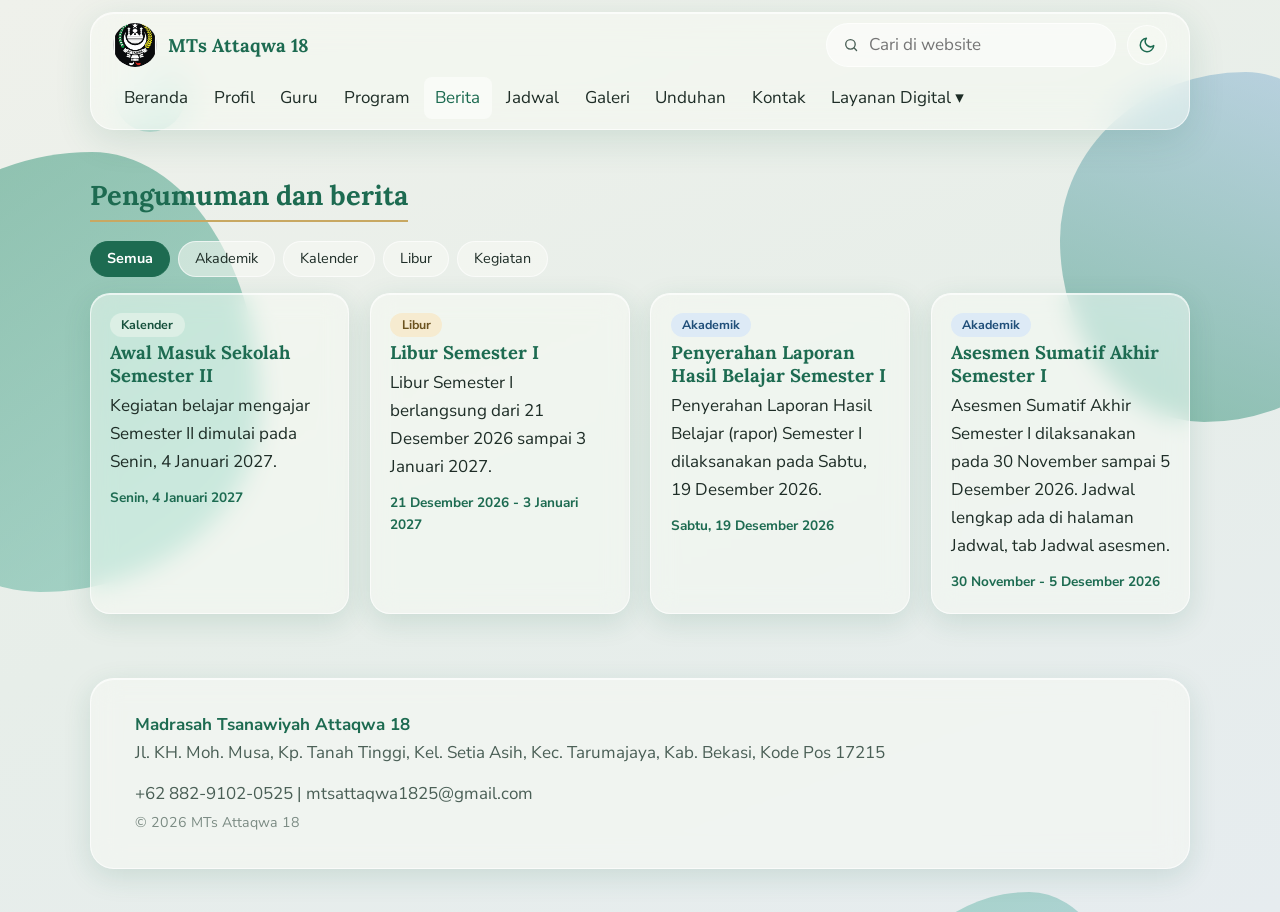
<file: berita.html>
<!DOCTYPE html>
<html lang="id">
<head>
<meta charset="utf-8">
<meta name="viewport" content="width=device-width, initial-scale=1">
<title>Pengumuman dan Berita | MTs Attaqwa 18</title>
<meta name="description" content="Pengumuman dan berita terbaru MTs Attaqwa 18 Tanah Tinggi.">
<meta name="theme-color" content="#1F6B50">
<link rel="icon" href="img/logo.png">
<link rel="canonical" href="https://mtsattaqwa18.github.io/berita.html">
<meta property="og:type" content="website">
<meta property="og:locale" content="id_ID">
<meta property="og:site_name" content="MTs Attaqwa 18">
<meta property="og:title" content="Pengumuman dan Berita | MTs Attaqwa 18">
<meta property="og:description" content="Pengumuman dan berita terbaru MTs Attaqwa 18 Tanah Tinggi.">
<meta property="og:url" content="https://mtsattaqwa18.github.io/berita.html">
<meta property="og:image" content="https://mtsattaqwa18.github.io/img/share.jpg">
<meta property="og:image:width" content="1200">
<meta property="og:image:height" content="630">
<meta name="twitter:card" content="summary_large_image">
<link rel="preconnect" href="https://fonts.googleapis.com">
<link href="https://fonts.googleapis.com/css2?family=Lora:wght@600;700&family=Nunito+Sans:wght@400;700&display=swap" rel="stylesheet">
<link rel="stylesheet" href="style.css">
</head>
<body data-page="berita">
<div id="head"></div>
<main id="main"></main>
<div id="foot"></div>
<script src="data.js"></script>
<script src="script.js"></script>
</body>
</html>
</file>
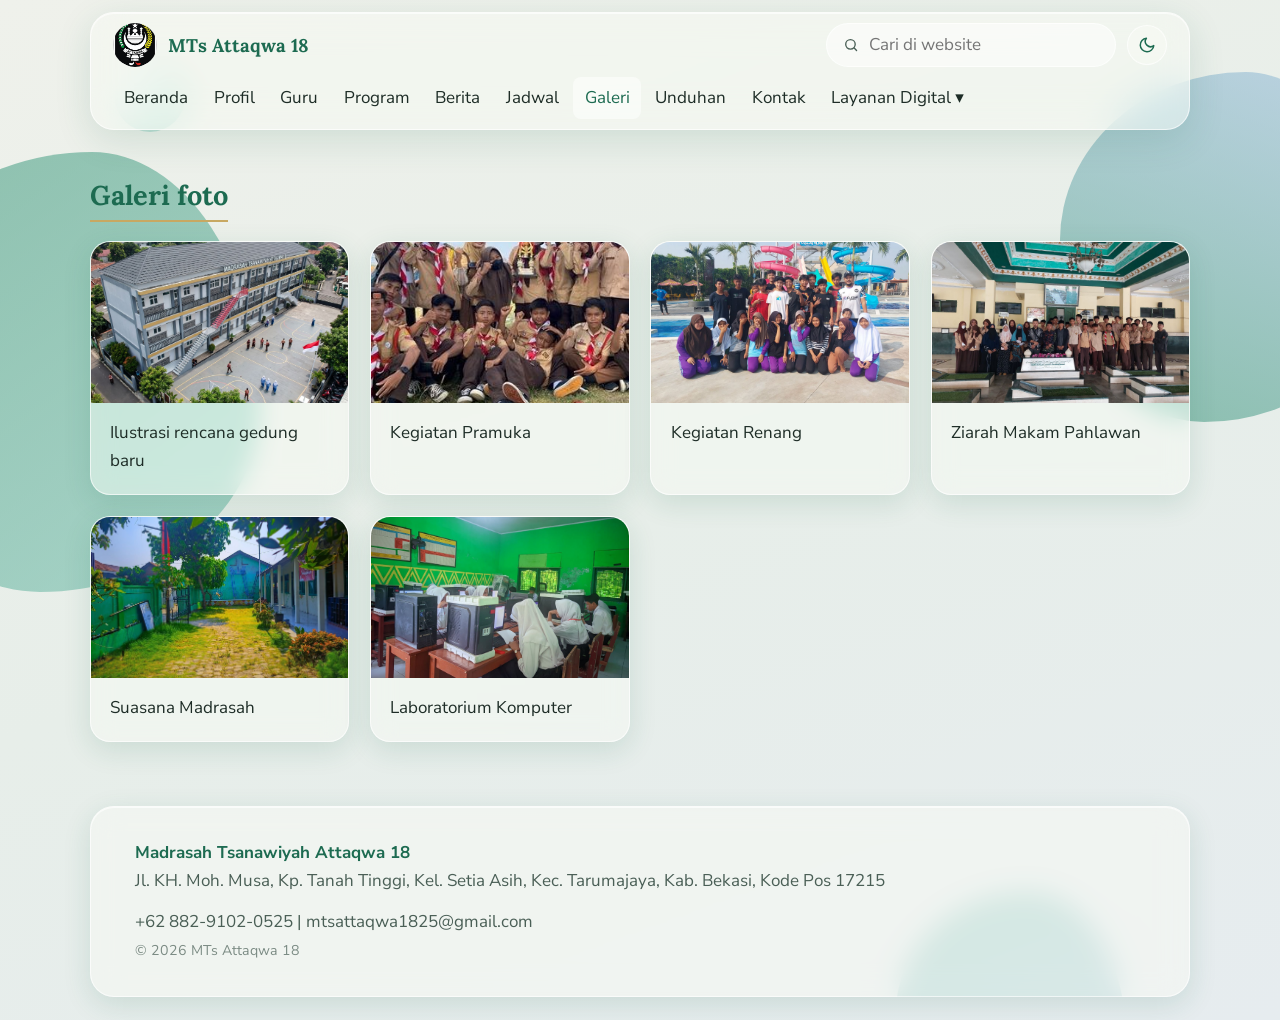
<file: galeri.html>
<!DOCTYPE html>
<html lang="id">
<head>
<meta charset="utf-8">
<meta name="viewport" content="width=device-width, initial-scale=1">
<title>Galeri | MTs Attaqwa 18</title>
<meta name="description" content="Galeri foto kegiatan dan suasana MTs Attaqwa 18 Tanah Tinggi.">
<meta name="theme-color" content="#1F6B50">
<link rel="icon" href="img/logo.png">
<link rel="canonical" href="https://mtsattaqwa18.github.io/galeri.html">
<meta property="og:type" content="website">
<meta property="og:locale" content="id_ID">
<meta property="og:site_name" content="MTs Attaqwa 18">
<meta property="og:title" content="Galeri | MTs Attaqwa 18">
<meta property="og:description" content="Galeri foto kegiatan dan suasana MTs Attaqwa 18 Tanah Tinggi.">
<meta property="og:url" content="https://mtsattaqwa18.github.io/galeri.html">
<meta property="og:image" content="https://mtsattaqwa18.github.io/img/share.jpg">
<meta property="og:image:width" content="1200">
<meta property="og:image:height" content="630">
<meta name="twitter:card" content="summary_large_image">
<link rel="preconnect" href="https://fonts.googleapis.com">
<link href="https://fonts.googleapis.com/css2?family=Lora:wght@600;700&family=Nunito+Sans:wght@400;700&display=swap" rel="stylesheet">
<link rel="stylesheet" href="style.css">
</head>
<body data-page="galeri">
<div id="head"></div>
<main id="main"></main>
<div id="foot"></div>
<script src="data.js"></script>
<script src="script.js"></script>
</body>
</html>
</file>
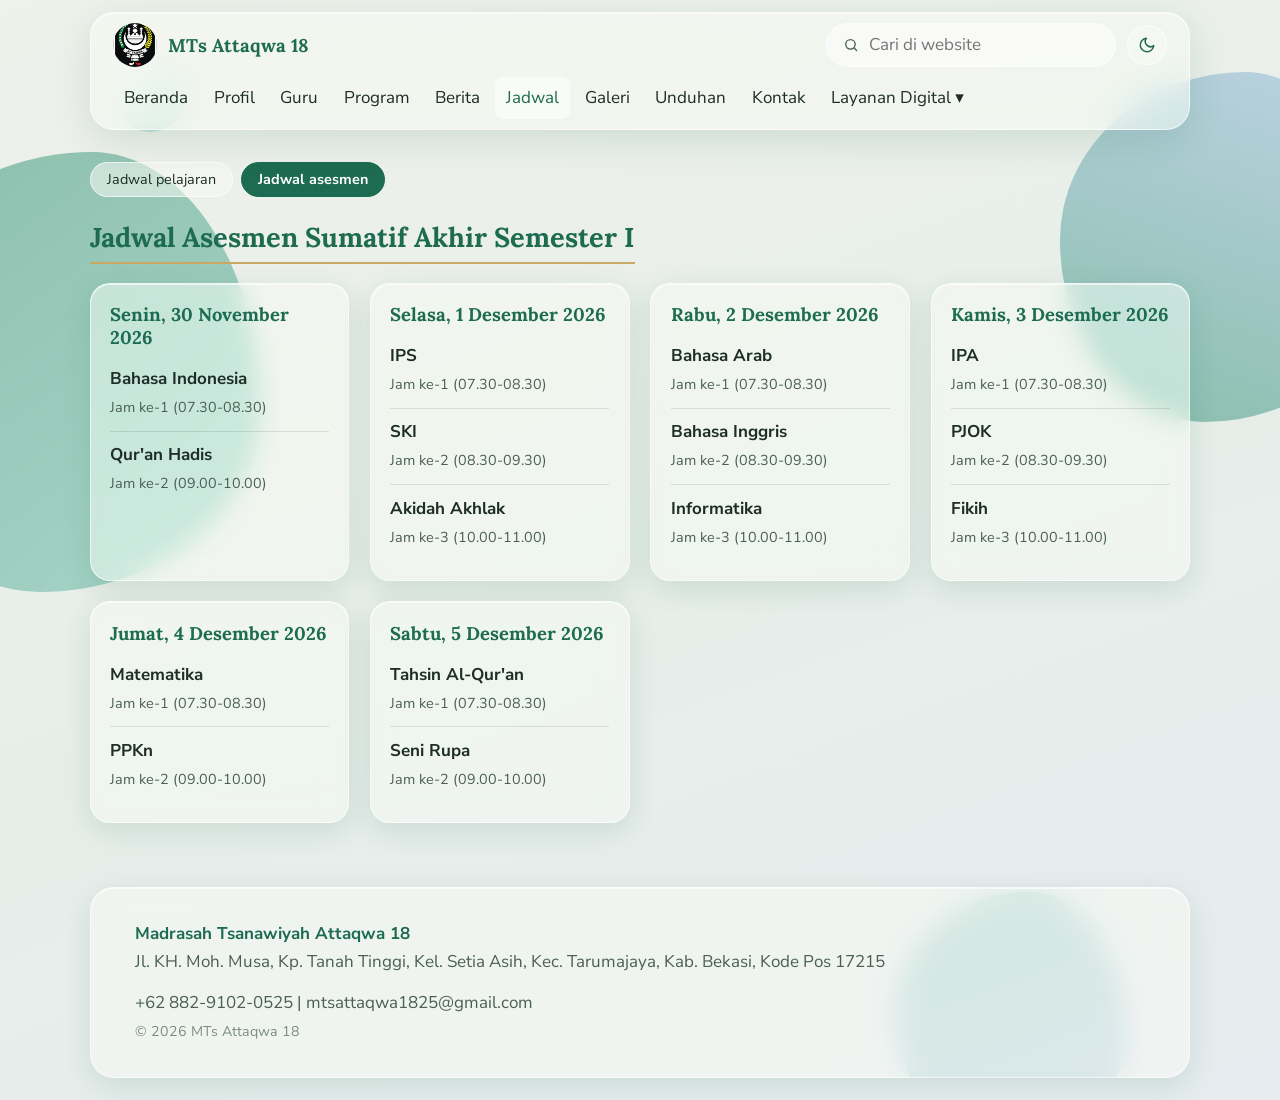
<file: jadwal.html>
<!DOCTYPE html>
<html lang="id">
<head>
<meta charset="utf-8">
<meta name="viewport" content="width=device-width, initial-scale=1">
<title>Jadwal Pelajaran | MTs Attaqwa 18</title>
<meta name="description" content="Jadwal pelajaran MTs Attaqwa 18 Tanah Tinggi untuk kelas VII, VIII, dan IX.">
<meta name="theme-color" content="#1F6B50">
<link rel="icon" href="img/logo.png">
<link rel="canonical" href="https://mtsattaqwa18.github.io/jadwal.html">
<meta property="og:type" content="website">
<meta property="og:locale" content="id_ID">
<meta property="og:site_name" content="MTs Attaqwa 18">
<meta property="og:title" content="Jadwal Pelajaran | MTs Attaqwa 18">
<meta property="og:description" content="Jadwal pelajaran MTs Attaqwa 18 Tanah Tinggi untuk kelas VII, VIII, dan IX.">
<meta property="og:url" content="https://mtsattaqwa18.github.io/jadwal.html">
<meta property="og:image" content="https://mtsattaqwa18.github.io/img/share.jpg">
<meta property="og:image:width" content="1200">
<meta property="og:image:height" content="630">
<meta name="twitter:card" content="summary_large_image">
<link rel="preconnect" href="https://fonts.googleapis.com">
<link href="https://fonts.googleapis.com/css2?family=Lora:wght@600;700&family=Nunito+Sans:wght@400;700&display=swap" rel="stylesheet">
<link rel="stylesheet" href="style.css">
</head>
<body data-page="jadwal">
<div id="head"></div>
<main id="main"></main>
<div id="foot"></div>
<script src="data.js"></script>
<script src="script.js"></script>
</body>
</html>
</file>
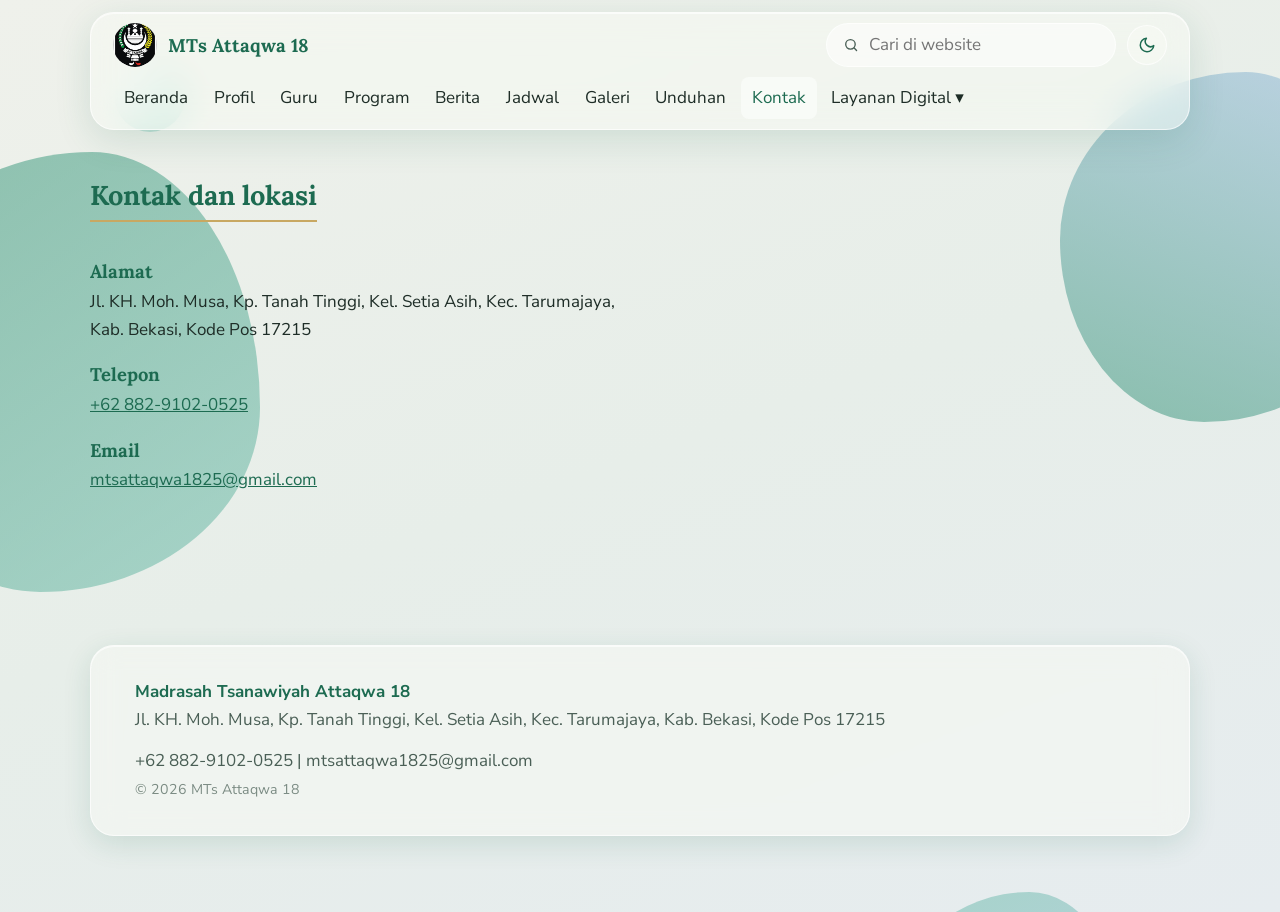
<file: kontak.html>
<!DOCTYPE html>
<html lang="id">
<head>
<meta charset="utf-8">
<meta name="viewport" content="width=device-width, initial-scale=1">
<title>Kontak dan Lokasi | MTs Attaqwa 18</title>
<meta name="description" content="Alamat, telepon, email, dan peta lokasi MTs Attaqwa 18 Tanah Tinggi, Tarumajaya, Bekasi.">
<meta name="theme-color" content="#1F6B50">
<link rel="icon" href="img/logo.png">
<link rel="canonical" href="https://mtsattaqwa18.github.io/kontak.html">
<meta property="og:type" content="website">
<meta property="og:locale" content="id_ID">
<meta property="og:site_name" content="MTs Attaqwa 18">
<meta property="og:title" content="Kontak dan Lokasi | MTs Attaqwa 18">
<meta property="og:description" content="Alamat, telepon, email, dan peta lokasi MTs Attaqwa 18 Tanah Tinggi, Tarumajaya, Bekasi.">
<meta property="og:url" content="https://mtsattaqwa18.github.io/kontak.html">
<meta property="og:image" content="https://mtsattaqwa18.github.io/img/share.jpg">
<meta property="og:image:width" content="1200">
<meta property="og:image:height" content="630">
<meta name="twitter:card" content="summary_large_image">
<link rel="preconnect" href="https://fonts.googleapis.com">
<link href="https://fonts.googleapis.com/css2?family=Lora:wght@600;700&family=Nunito+Sans:wght@400;700&display=swap" rel="stylesheet">
<link rel="stylesheet" href="style.css">
</head>
<body data-page="kontak">
<div id="head"></div>
<main id="main"></main>
<div id="foot"></div>
<script src="data.js"></script>
<script src="script.js"></script>
</body>
</html>
</file>
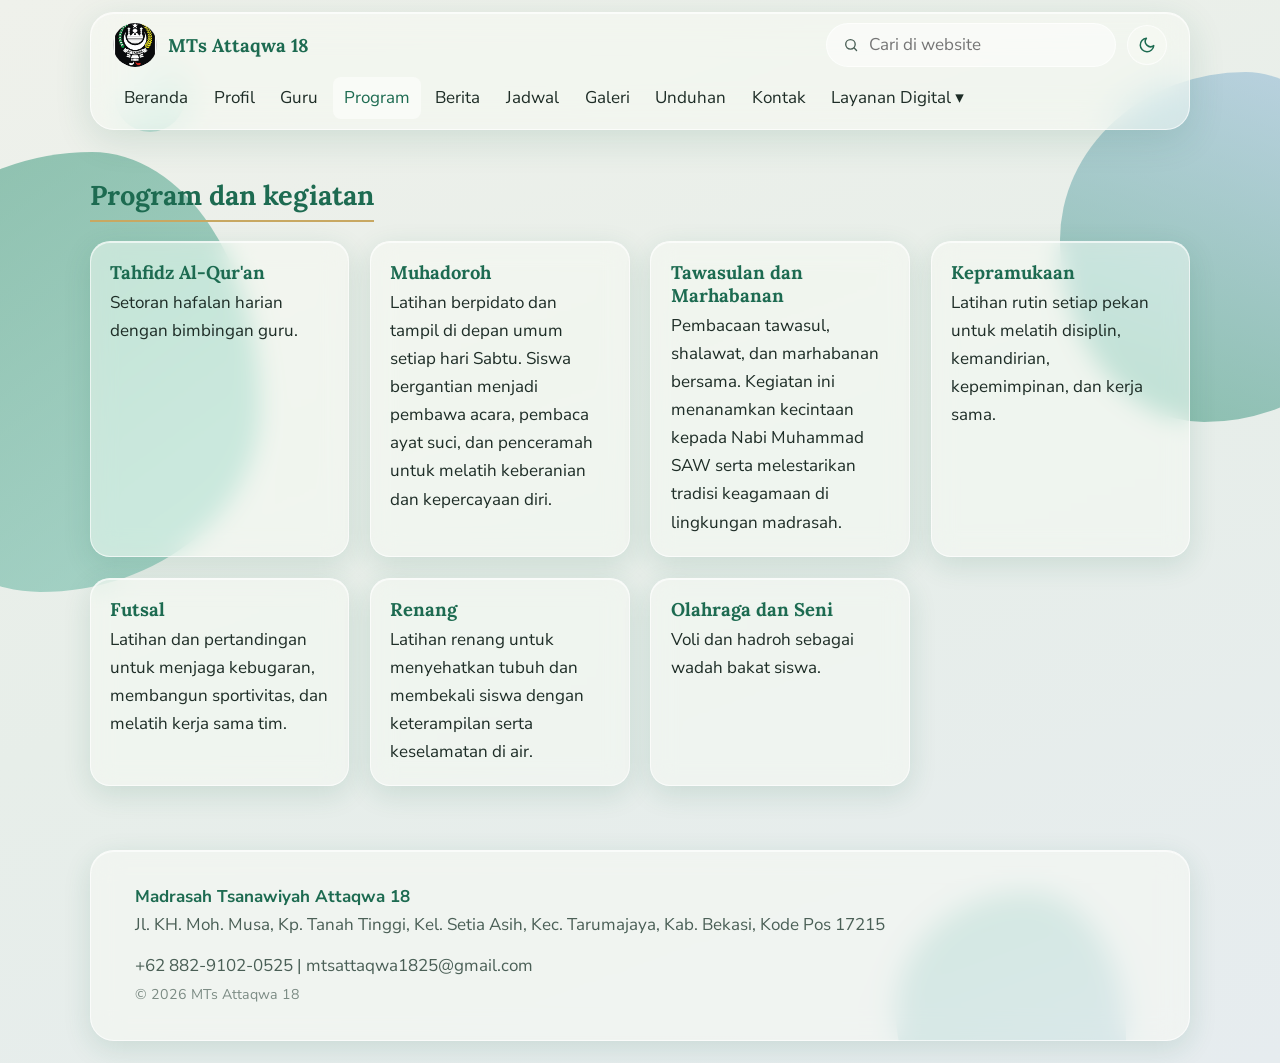
<file: program.html>
<!DOCTYPE html>
<html lang="id">
<head>
<meta charset="utf-8">
<meta name="viewport" content="width=device-width, initial-scale=1">
<title>Program dan Kegiatan | MTs Attaqwa 18</title>
<meta name="description" content="Program dan kegiatan ekstrakurikuler MTs Attaqwa 18: Tahfidz, Muhadoroh, Kepramukaan, Futsal, Renang, dan lainnya.">
<meta name="theme-color" content="#1F6B50">
<link rel="icon" href="img/logo.png">
<link rel="canonical" href="https://mtsattaqwa18.github.io/program.html">
<meta property="og:type" content="website">
<meta property="og:locale" content="id_ID">
<meta property="og:site_name" content="MTs Attaqwa 18">
<meta property="og:title" content="Program dan Kegiatan | MTs Attaqwa 18">
<meta property="og:description" content="Program dan kegiatan ekstrakurikuler MTs Attaqwa 18: Tahfidz, Muhadoroh, Kepramukaan, Futsal, Renang, dan lainnya.">
<meta property="og:url" content="https://mtsattaqwa18.github.io/program.html">
<meta property="og:image" content="https://mtsattaqwa18.github.io/img/share.jpg">
<meta property="og:image:width" content="1200">
<meta property="og:image:height" content="630">
<meta name="twitter:card" content="summary_large_image">
<link rel="preconnect" href="https://fonts.googleapis.com">
<link href="https://fonts.googleapis.com/css2?family=Lora:wght@600;700&family=Nunito+Sans:wght@400;700&display=swap" rel="stylesheet">
<link rel="stylesheet" href="style.css">
</head>
<body data-page="program">
<div id="head"></div>
<main id="main"></main>
<div id="foot"></div>
<script src="data.js"></script>
<script src="script.js"></script>
</body>
</html>
</file>
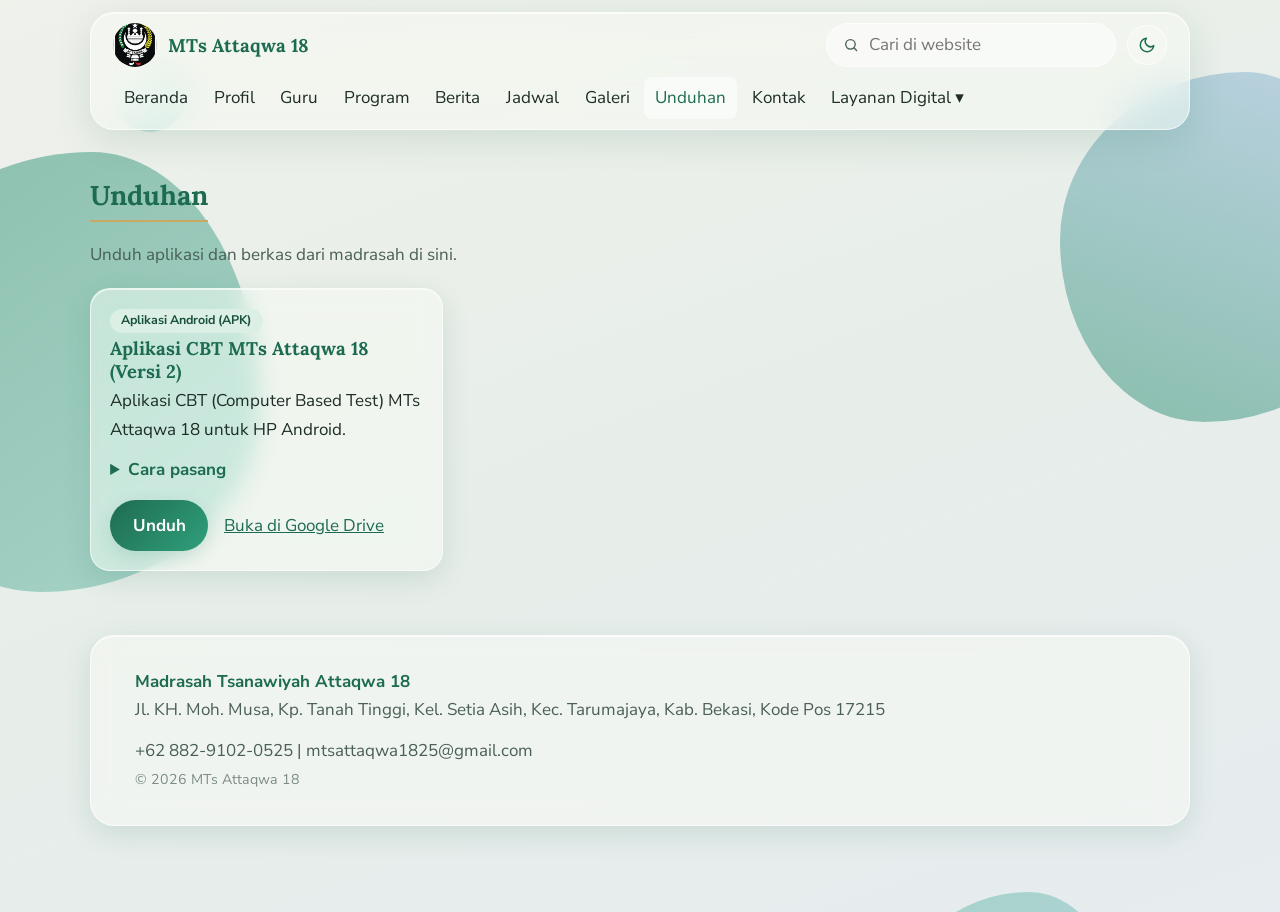
<file: unduhan.html>
<!DOCTYPE html>
<html lang="id">
<head>
<meta charset="utf-8">
<meta name="viewport" content="width=device-width, initial-scale=1">
<title>Unduhan | MTs Attaqwa 18</title>
<meta name="description" content="Unduh aplikasi CBT dan berkas lain dari MTs Attaqwa 18 Tanah Tinggi.">
<meta name="theme-color" content="#1F6B50">
<link rel="icon" href="img/logo.png">
<link rel="canonical" href="https://mtsattaqwa18.github.io/unduhan.html">
<meta property="og:type" content="website">
<meta property="og:locale" content="id_ID">
<meta property="og:site_name" content="MTs Attaqwa 18">
<meta property="og:title" content="Unduhan | MTs Attaqwa 18">
<meta property="og:description" content="Unduh aplikasi CBT dan berkas lain dari MTs Attaqwa 18 Tanah Tinggi.">
<meta property="og:url" content="https://mtsattaqwa18.github.io/unduhan.html">
<meta property="og:image" content="https://mtsattaqwa18.github.io/img/share.jpg">
<meta property="og:image:width" content="1200">
<meta property="og:image:height" content="630">
<meta name="twitter:card" content="summary_large_image">
<link rel="preconnect" href="https://fonts.googleapis.com">
<link href="https://fonts.googleapis.com/css2?family=Lora:wght@600;700&family=Nunito+Sans:wght@400;700&display=swap" rel="stylesheet">
<link rel="stylesheet" href="style.css">
</head>
<body data-page="unduhan">
<div id="head"></div>
<main id="main"></main>
<div id="foot"></div>
<script src="data.js"></script>
<script src="script.js"></script>
</body>
</html>
</file>
<file: style.css>
:root{--sf:#fff;--mut:#4a5a54;--dt:#2F7F62;--g:#1F6B50;--g2:#5FA386;--bg:#F3F8F5;--ink:#26332E;--gold:#C8A862;--line:#d3e3da;--soft:#E3F0E9}
*{box-sizing:border-box;margin:0}
body{font:17px/1.65 "Nunito Sans",system-ui,sans-serif;color:var(--ink);background:var(--bg)}
h1,h2,h3{font-family:Lora,Georgia,serif;line-height:1.25;color:var(--g)}
h2{font-size:1.7rem;margin-bottom:1.2rem;padding-bottom:.5rem;border-bottom:2px solid var(--gold);display:inline-block}
h3{font-size:1.15rem;margin:1.2rem 0 .3rem}.card h3{margin-top:.2rem}
a{color:var(--g)}p+p{margin-top:.8rem}ul{padding-left:1.3rem}
:focus-visible{outline:3px solid var(--gold);outline-offset:2px}
.wrap{width:min(1100px,92%);margin-inline:auto}
.sec{padding:3rem 0 1rem}.prose{max-width:70ch}.more{margin-top:1rem}
/* header */
.top{background:var(--sf);border-bottom:1px solid var(--line);position:sticky;top:0;z-index:10}
.bar{display:flex;align-items:center;justify-content:space-between;gap:1rem;padding:.6rem 0}
.brand{display:flex;align-items:center;gap:.7rem;text-decoration:none;font:700 1.15rem Lora,serif;color:var(--g)}
.logo{width:44px;height:44px;border-radius:50%}
nav{display:flex;align-items:center;gap:.2rem}
nav a,.ddb{padding:.45rem .7rem;border-radius:8px;text-decoration:none;color:var(--ink);font:inherit;background:none;border:0;cursor:pointer}
nav a:hover,.ddb:hover,nav a[aria-current]{background:var(--soft);color:var(--g)}
.ddb::after{content:" \25BE"}
.dd{position:relative}.ddm{display:none;position:absolute;right:0;top:100%;min-width:210px;background:var(--sf);border:1px solid var(--line);border-radius:10px;padding:.4rem;box-shadow:0 8px 24px rgba(31,107,80,.12)}
.dd.open .ddm{display:block}.ddm a{display:block}
.burger{display:none;border:1px solid var(--line);background:var(--sf);border-radius:8px;padding:.4rem .8rem;font:inherit;color:var(--g)}
/* hero */
.hero{color:#fff;background:linear-gradient(135deg,#1F6B50,#2F7F62);position:relative;overflow:hidden}
.hero::before{content:"";position:absolute;inset:-80px;animation:drift 40s linear infinite;background:url("data:image/svg+xml,%3Csvg xmlns='http://www.w3.org/2000/svg' width='80' height='80'%3E%3Cg fill='none' stroke='%23fff' stroke-opacity='.13'%3E%3Crect x='22' y='22' width='36' height='36'/%3E%3Crect x='22' y='22' width='36' height='36' transform='rotate(45 40 40)'/%3E%3C/g%3E%3C/svg%3E")}
.hero-in{position:relative;z-index:1;display:grid;grid-template-columns:1.1fr .9fr;gap:2.5rem;align-items:center;padding:4rem 0}
.hero h1{color:#fff;font-size:clamp(2rem,4.5vw,3.2rem);margin-bottom:.8rem}
.hero p{font-size:1.15rem;opacity:.92;margin-bottom:1.5rem}
.hero .cap{font-size:.85rem;margin:.6rem 0 0;text-align:center}
.btn{display:inline-block;background:var(--gold);color:#26332E;padding:.7rem 1.4rem;border-radius:999px;font-weight:700;text-decoration:none}
.btn:hover{background:#d6b974}
/* kartu */
.grid{display:grid;gap:1.3rem}.g3{grid-template-columns:repeat(auto-fit,minmax(250px,1fr))}.g4{grid-template-columns:repeat(auto-fit,minmax(200px,1fr))}
.card{background:var(--sf);border:1px solid var(--line);border-radius:14px;overflow:hidden;color:inherit;text-decoration:none;display:block}
.pad{padding:1rem 1.2rem 1.2rem}
.svc{transition:border-color .2s}.svc:hover{border-color:var(--g2)}.ico{font-size:1.8rem}
time{font-size:.85rem;color:var(--dt);font-weight:700}
.ph{background:linear-gradient(135deg,var(--soft),var(--line));overflow:hidden}
.ph img{width:100%;height:100%;object-fit:cover;display:block}
.thumb{aspect-ratio:16/10}.portrait{aspect-ratio:1;border-radius:14px}.card .portrait{border-radius:0}
.hero-img{aspect-ratio:4/3;border-radius:18px;border:3px solid rgba(255,255,255,.35)}
.split{display:grid;grid-template-columns:240px 1fr;gap:2rem;align-items:start}
.who{font-weight:700;color:var(--g)}
.map{width:100%;height:340px;border:0;border-radius:14px}
#main .split:has(.map){grid-template-columns:1fr 1fr}
/* jadwal */
.sel select{margin-left:.5rem;padding:.4rem .7rem;border-radius:8px;border:1px solid var(--line);font:inherit}
.scroll{overflow-x:auto;margin-top:1rem}
table{border-collapse:collapse;width:100%;min-width:640px;background:var(--sf)}
th,td{border:1px solid var(--line);padding:.6rem .8rem;text-align:left}
thead th{background:var(--g);color:#fff}tbody th{background:var(--soft);white-space:nowrap}thead th:first-child,tbody th{position:sticky;left:0}
.hint{display:none;font-size:.9rem;color:var(--mut);margin-top:.8rem}.peng{gap:.8rem 1.3rem}.peng p{margin:0}
footer{margin-top:4rem;background:#26332E;color:#dbe7e1;padding:2rem 0}
footer strong{color:#fff}footer small{opacity:.7}
@media(max-width:800px){
  .hint{display:block}table{font-size:.92rem}
  .burger{display:block}
  nav{display:none;position:absolute;left:0;right:0;top:100%;background:var(--sf);flex-direction:column;align-items:stretch;padding:.6rem 4%;border-bottom:1px solid var(--line)}
  nav.open{display:flex}.ddm{position:static;box-shadow:none;margin-top:.3rem}
  .hero-in,.split,#main .split:has(.map){grid-template-columns:1fr}
  .split .portrait{max-width:200px}
}

/* hiasan hero: transform saja agar ringan */
.hero::after{content:"";position:absolute;width:560px;height:560px;right:-150px;top:50%;margin-top:-280px;background:url("data:image/svg+xml,%3Csvg xmlns='http://www.w3.org/2000/svg' viewBox='0 0 200 200'%3E%3Cg fill='none' stroke='%23fff' stroke-opacity='.2' stroke-width='1.2'%3E%3Crect x='40' y='40' width='120' height='120'/%3E%3Crect x='40' y='40' width='120' height='120' transform='rotate(45 100 100)'/%3E%3Ccircle cx='100' cy='100' r='62'/%3E%3Ccircle cx='100' cy='100' r='30'/%3E%3Crect x='70' y='70' width='60' height='60' transform='rotate(22.5 100 100)'/%3E%3C/g%3E%3C/svg%3E") center/contain no-repeat;animation:spin 120s linear infinite;will-change:transform}
.hero::before{will-change:transform}
@keyframes drift{to{transform:translate(80px,80px)}}
@keyframes spin{to{transform:rotate(360deg)}}
.hero.jeda::before,.hero.jeda::after{animation-play-state:paused}
@media(prefers-reduced-motion:reduce){.hero::before,.hero::after{animation:none}}
.btn.o{background:none;border:1px solid rgba(255,255,255,.6);color:#fff;margin-left:.6rem}.btn.o:hover{background:rgba(255,255,255,.12)}
/* header baru: pencarian dan tombol mode */
.rt{display:flex;align-items:center;gap:.7rem}.sr{position:relative}
.sbox{display:flex;align-items:center;gap:.5rem;width:260px;border:1px solid var(--line);border-radius:999px;padding:.4rem 1rem;background:var(--bg);color:var(--mut)}
.sbox input{border:0;background:none;font:inherit;color:var(--ink);outline:none;width:100%}
.hasil{position:absolute;right:0;top:calc(100% + 6px);width:340px;max-width:92vw;background:var(--sf);border:1px solid var(--line);border-radius:12px;padding:.4rem;box-shadow:0 8px 24px rgba(0,0,0,.14);z-index:20}
.hasil a{display:block;padding:.45rem .7rem;border-radius:8px;text-decoration:none;color:var(--ink)}.hasil a:hover{background:var(--soft)}.hasil small{display:block;color:var(--mut)}
.tg{width:40px;height:40px;border-radius:50%;border:1px solid var(--line);background:var(--sf);color:var(--g);display:flex;align-items:center;justify-content:center;cursor:pointer}
nav{flex-wrap:wrap;padding-bottom:.6rem}
/* kategori dan penyaring */
.ch{display:inline-block;font-size:.78rem;font-weight:700;padding:.1rem .7rem;border-radius:999px}
.c1{background:#DCEFE5;color:#17513D}.c2{background:#F6EBD0;color:#6B5320}.c3{background:#DDEAF6;color:#1F4E79}.c4{background:#E7E3F3;color:#3E3470}
.dt{display:block;margin-top:.7rem}
.fl{display:flex;gap:.5rem;flex-wrap:wrap;margin-bottom:1rem}
.fl button{font:inherit;font-size:.9rem;padding:.3rem 1rem;border-radius:999px;border:1px solid var(--line);background:var(--sf);color:var(--ink);cursor:pointer}
.fl button.on{background:var(--g);border-color:var(--g);color:#fff;font-weight:700}
.kosong{color:var(--mut)}.sel select{background:var(--sf);color:var(--ink)}
/* mode gelap */
[data-tema=gelap]{--sf:#1A2B25;--bg:#12201B;--ink:#E4EFE9;--mut:#A9BDB4;--g:#7CC4A4;--line:#2B4137;--soft:#23382F;--dt:#8FD0B1;color-scheme:dark}
[data-tema=gelap] .hero{background:linear-gradient(135deg,#1D5E47,#17493A)}
[data-tema=gelap] thead th,[data-tema=gelap] .fl button.on{color:#12201B}
[data-tema=gelap] .c1{background:#25483A;color:#BFE6D3}[data-tema=gelap] .c2{background:#4A3F22;color:#EFD9A0}[data-tema=gelap] .c3{background:#23405A;color:#BCD8F2}[data-tema=gelap] .c4{background:#342F55;color:#D6D0F0}
@media(max-width:800px){.bar{flex-wrap:wrap}.rt{width:100%;position:relative}.sr{position:static;flex:1}.sbox{width:100%}.hasil{left:0;right:0;width:auto;max-width:none}.hero::after{width:380px;height:380px;margin-top:-190px;right:-160px}}

/* slide kegiatan siswa */
.sl{position:relative;aspect-ratio:16/9;max-height:560px;border-radius:18px;overflow:hidden;background:#1d3a30;box-shadow:0 10px 30px rgba(31,107,80,.15)}
.sl:focus-visible{outline:3px solid var(--gold);outline-offset:3px}
.sd{position:absolute;inset:0;margin:0;opacity:0;transition:opacity .8s ease;display:flex;align-items:center;justify-content:center}
.sd.on{opacity:1;z-index:1}
.sd .bd{display:none;position:absolute;inset:-30px;background:center/cover;filter:blur(26px) brightness(.7)}
.sd.pas .bd,.sd.kecil .bd{display:block}
.sd img{position:relative;width:100%;height:100%;object-fit:cover}
.sd.pas img{object-fit:contain}
.sd.kecil img{width:auto;height:auto;max-width:100%;max-height:100%;border-radius:10px}
.sd figcaption{position:absolute;left:0;right:0;bottom:0;padding:3.5rem 7rem 1.3rem 1.6rem;background:linear-gradient(transparent,rgba(10,30,22,.82));color:#fff}
.sd figcaption strong{display:block;font:700 1.35rem Lora,Georgia,serif}.sd figcaption span{opacity:.92}
.sb{position:absolute;z-index:2;width:44px;height:44px;border-radius:50%;border:0;background:rgba(255,255,255,.92);color:#1F6B50;display:flex;align-items:center;justify-content:center;cursor:pointer}
.sb:hover{background:#fff}.sb.pv{left:14px;top:50%;margin-top:-22px}.sb.nx{right:14px;top:50%;margin-top:-22px}.sb.ps{top:14px;right:14px;width:38px;height:38px}
.dots{position:absolute;z-index:2;right:1.4rem;bottom:1.3rem;display:flex;gap:.55rem;align-items:center}
.dots button{position:relative;width:10px;height:10px;padding:0;border:0;border-radius:99px;background:rgba(255,255,255,.55);cursor:pointer;transition:width .3s}
.dots button::before{content:"";position:absolute;inset:-9px -4px}.dots button.on{width:26px;background:#C8A862}
.sl.satu .sb,.sl.satu .dots{display:none}
@media(max-width:800px){.sl{aspect-ratio:4/3}.sb{width:36px;height:36px}.sb.pv,.sb.nx{margin-top:-18px}.sb.ps{width:34px;height:34px}.sd figcaption{padding:2.5rem 5.5rem 1rem 1rem}.sd figcaption strong{font-size:1.05rem}.sd figcaption span{font-size:.9rem}}
@media(prefers-reduced-motion:reduce){.sd,.dots button{transition:none}}

/* tab jadwal dan daftar asesmen */
.tabs-w{padding-top:2rem}.tabs{margin-bottom:0}
#tab-reguler .sec,#tab-asesmen .sec{padding-top:1.4rem}
.ses{list-style:none;padding:0;margin:.4rem 0 0}.ses li{padding:.6rem 0;border-top:1px solid var(--line)}.ses li:first-child{border-top:0}
.ses strong{display:block}.ses small{color:var(--mut);font-size:.9rem}

/* halaman unduhan */
.intro{margin:0 0 1.2rem;color:var(--mut)}
details{margin:.8rem 0}summary{cursor:pointer;color:var(--g);font-weight:700}details ol{padding-left:1.2rem;margin:.5rem 0 0}details li{margin:.3rem 0}
.aksi{margin-top:1rem;display:flex;gap:1rem;align-items:center;flex-wrap:wrap}
.un{grid-template-columns:repeat(auto-fill,minmax(300px,1fr))}

/* ===== Tema liquid glass: kaca buram di atas gelembung warna ===== */
:root{--sf:rgba(247,249,244,.55);--sfx:rgba(246,248,243,.94);--sfm:rgba(247,249,244,.78);--bg:#EEF0EA;--bgg:linear-gradient(160deg,#EFF1EB 0%,#E7EEE9 50%,#E6ECEF 100%);--ink:#1E2D27;--mut:#4A5F56;--g:#1D6B51;--line:rgba(255,255,255,.62);--sep:rgba(30,45,39,.12);--soft:rgba(255,255,255,.5);--dt:#1D6B51;--hi:rgba(255,255,255,.65);--sh:rgba(29,107,81,.14);--c1:#4A9E83;--c2:#7CC2B2;--c3:#9DBFDD;--bo:.6}
[data-tema=gelap]{--sf:rgba(22,44,37,.52);--sfx:rgba(14,32,26,.95);--sfm:rgba(18,38,32,.8);--bg:#0A1814;--bgg:linear-gradient(160deg,#0A1814 0%,#0F2620 50%,#0E2230 100%);--ink:#E6F2EC;--mut:#A9C2B8;--g:#86D3B2;--line:rgba(255,255,255,.14);--sep:rgba(255,255,255,.12);--soft:rgba(255,255,255,.1);--dt:#8FD0B1;--hi:rgba(255,255,255,.1);--sh:rgba(0,0,0,.4);--c1:#1D7A5B;--c2:#27998A;--c3:#2D6FA3;--bo:.75}
html{min-height:100%}
body{position:relative;min-height:100vh;overflow-x:hidden;background:var(--bgg);color:var(--ink)}
#blobs{position:absolute;inset:0;overflow:hidden;z-index:-1;pointer-events:none}
#blobs i{position:absolute;opacity:var(--bo);border-radius:58% 42% 55% 45%/48% 58% 42% 52%}
#blobs .b1{width:400px;height:440px;left:-140px;top:140px;background:linear-gradient(145deg,var(--c1),var(--c2))}
#blobs .b2{width:320px;height:350px;right:-100px;top:60px;background:linear-gradient(200deg,var(--c3),var(--c1))}
#blobs .b3{width:230px;height:250px;right:12%;top:880px;background:linear-gradient(160deg,var(--c2),var(--c3))}
#blobs .b4{width:420px;height:380px;left:-90px;top:1250px;background:linear-gradient(120deg,var(--c3),var(--c2))}
#blobs .b5{width:150px;height:150px;right:6%;top:1500px;border-radius:50%;background:radial-gradient(circle at 30% 30%,#fff,var(--c3))}
#blobs .b6{width:340px;height:360px;right:-110px;top:2000px;background:linear-gradient(170deg,var(--c1),var(--c3))}
#blobs .b7{width:70px;height:70px;left:9%;top:50px;border-radius:50%;background:radial-gradient(circle at 30% 30%,#fff,var(--c2))}
.top{top:12px;width:min(1100px,94%);margin:12px auto 0;border:1px solid var(--line);border-radius:24px;box-shadow:0 10px 36px var(--sh),inset 0 1px 0 var(--hi);-webkit-backdrop-filter:blur(18px) saturate(150%);backdrop-filter:blur(18px) saturate(150%)}
.top .wrap{width:100%;padding:0 22px}
.sbox{background:var(--soft)}.hasil,.ddm{background:var(--sfx)}
.hero,[data-tema=gelap] .hero{width:min(1100px,94%);margin:1.6rem auto 0;border-radius:30px;border:1px solid var(--line);color:var(--ink);background:var(--sf);box-shadow:0 14px 44px var(--sh),inset 0 1px 0 var(--hi);-webkit-backdrop-filter:blur(18px) saturate(150%);backdrop-filter:blur(18px) saturate(150%)}
.hero .hero-in{width:100%;padding:3rem 2.6rem}
.hero h1{color:var(--g)}.hero p,.hero .cap{color:var(--mut)}.hero-img{border:1px solid var(--line)}
.hero::before{background-image:url("data:image/svg+xml,%3Csvg xmlns='http://www.w3.org/2000/svg' width='80' height='80'%3E%3Cg fill='none' stroke='%231D6B51' stroke-opacity='.13'%3E%3Crect x='22' y='22' width='36' height='36'/%3E%3Crect x='22' y='22' width='36' height='36' transform='rotate(45 40 40)'/%3E%3C/g%3E%3C/svg%3E")}[data-tema=gelap] .hero::before{background-image:url("data:image/svg+xml,%3Csvg xmlns='http://www.w3.org/2000/svg' width='80' height='80'%3E%3Cg fill='none' stroke='%2386D3B2' stroke-opacity='.12'%3E%3Crect x='22' y='22' width='36' height='36'/%3E%3Crect x='22' y='22' width='36' height='36' transform='rotate(45 40 40)'/%3E%3C/g%3E%3C/svg%3E")}
.hero::after{background-image:url("data:image/svg+xml,%3Csvg xmlns='http://www.w3.org/2000/svg' viewBox='0 0 200 200'%3E%3Cg fill='none' stroke='%231D6B51' stroke-opacity='.16' stroke-width='1.2'%3E%3Crect x='40' y='40' width='120' height='120'/%3E%3Crect x='40' y='40' width='120' height='120' transform='rotate(45 100 100)'/%3E%3Ccircle cx='100' cy='100' r='62'/%3E%3Ccircle cx='100' cy='100' r='30'/%3E%3Crect x='70' y='70' width='60' height='60' transform='rotate(22.5 100 100)'/%3E%3C/g%3E%3C/svg%3E")}[data-tema=gelap] .hero::after{background-image:url("data:image/svg+xml,%3Csvg xmlns='http://www.w3.org/2000/svg' viewBox='0 0 200 200'%3E%3Cg fill='none' stroke='%2386D3B2' stroke-opacity='.16' stroke-width='1.2'%3E%3Crect x='40' y='40' width='120' height='120'/%3E%3Crect x='40' y='40' width='120' height='120' transform='rotate(45 100 100)'/%3E%3Ccircle cx='100' cy='100' r='62'/%3E%3Ccircle cx='100' cy='100' r='30'/%3E%3Crect x='70' y='70' width='60' height='60' transform='rotate(22.5 100 100)'/%3E%3C/g%3E%3C/svg%3E")}
.btn{background:linear-gradient(135deg,#1F6B50,#2FA07C);color:#fff;box-shadow:0 6px 18px var(--sh)}.btn:hover{background:linear-gradient(135deg,#25805f,#35b08b)}
[data-tema=gelap] .btn{background:linear-gradient(135deg,#5FC9A0,#3FA683);color:#0A1814}
.btn.o,.btn.o:hover{background:var(--sf);border:1px solid var(--line);color:var(--g)}
.card{border-radius:20px;box-shadow:0 8px 28px var(--sh),inset 0 1px 0 var(--hi);-webkit-backdrop-filter:blur(12px) saturate(140%);backdrop-filter:blur(12px) saturate(140%)}
.sl{border:1px solid var(--line)}
.scroll{background:var(--sf);border:1px solid var(--line);border-radius:16px;-webkit-backdrop-filter:blur(12px);backdrop-filter:blur(12px)}
table{background:transparent}th,td{border-color:var(--sep)}.ses li{border-top-color:var(--sep)}
footer{width:min(1100px,94%);margin:3rem auto 1.4rem;border-radius:24px;border:1px solid var(--line);background:var(--sf);color:var(--mut);box-shadow:0 8px 28px var(--sh),inset 0 1px 0 var(--hi);-webkit-backdrop-filter:blur(14px);backdrop-filter:blur(14px)}
footer strong{color:var(--g)}
@supports not ((backdrop-filter:blur(1px)) or (-webkit-backdrop-filter:blur(1px))){:root{--sf:rgba(247,249,244,.88)}[data-tema=gelap]{--sf:rgba(18,38,32,.9)}}
@media(max-width:800px){nav{background:var(--sfx);border:1px solid var(--line);border-radius:0 0 24px 24px}.card{background:var(--sfm);-webkit-backdrop-filter:none;backdrop-filter:none}.hero .hero-in{padding:2rem 1.3rem}#blobs .b1{width:280px;height:310px}#blobs .b6{display:none}}
.hero h1{font-size:clamp(1.8rem,3.3vw,2.7rem);text-wrap:balance}
.sbox{width:290px}
@media(max-width:800px){.sbox{width:100%}}
@media(max-width:800px){.hero .btn.o{margin-left:0;margin-top:.6rem}}
</file>
